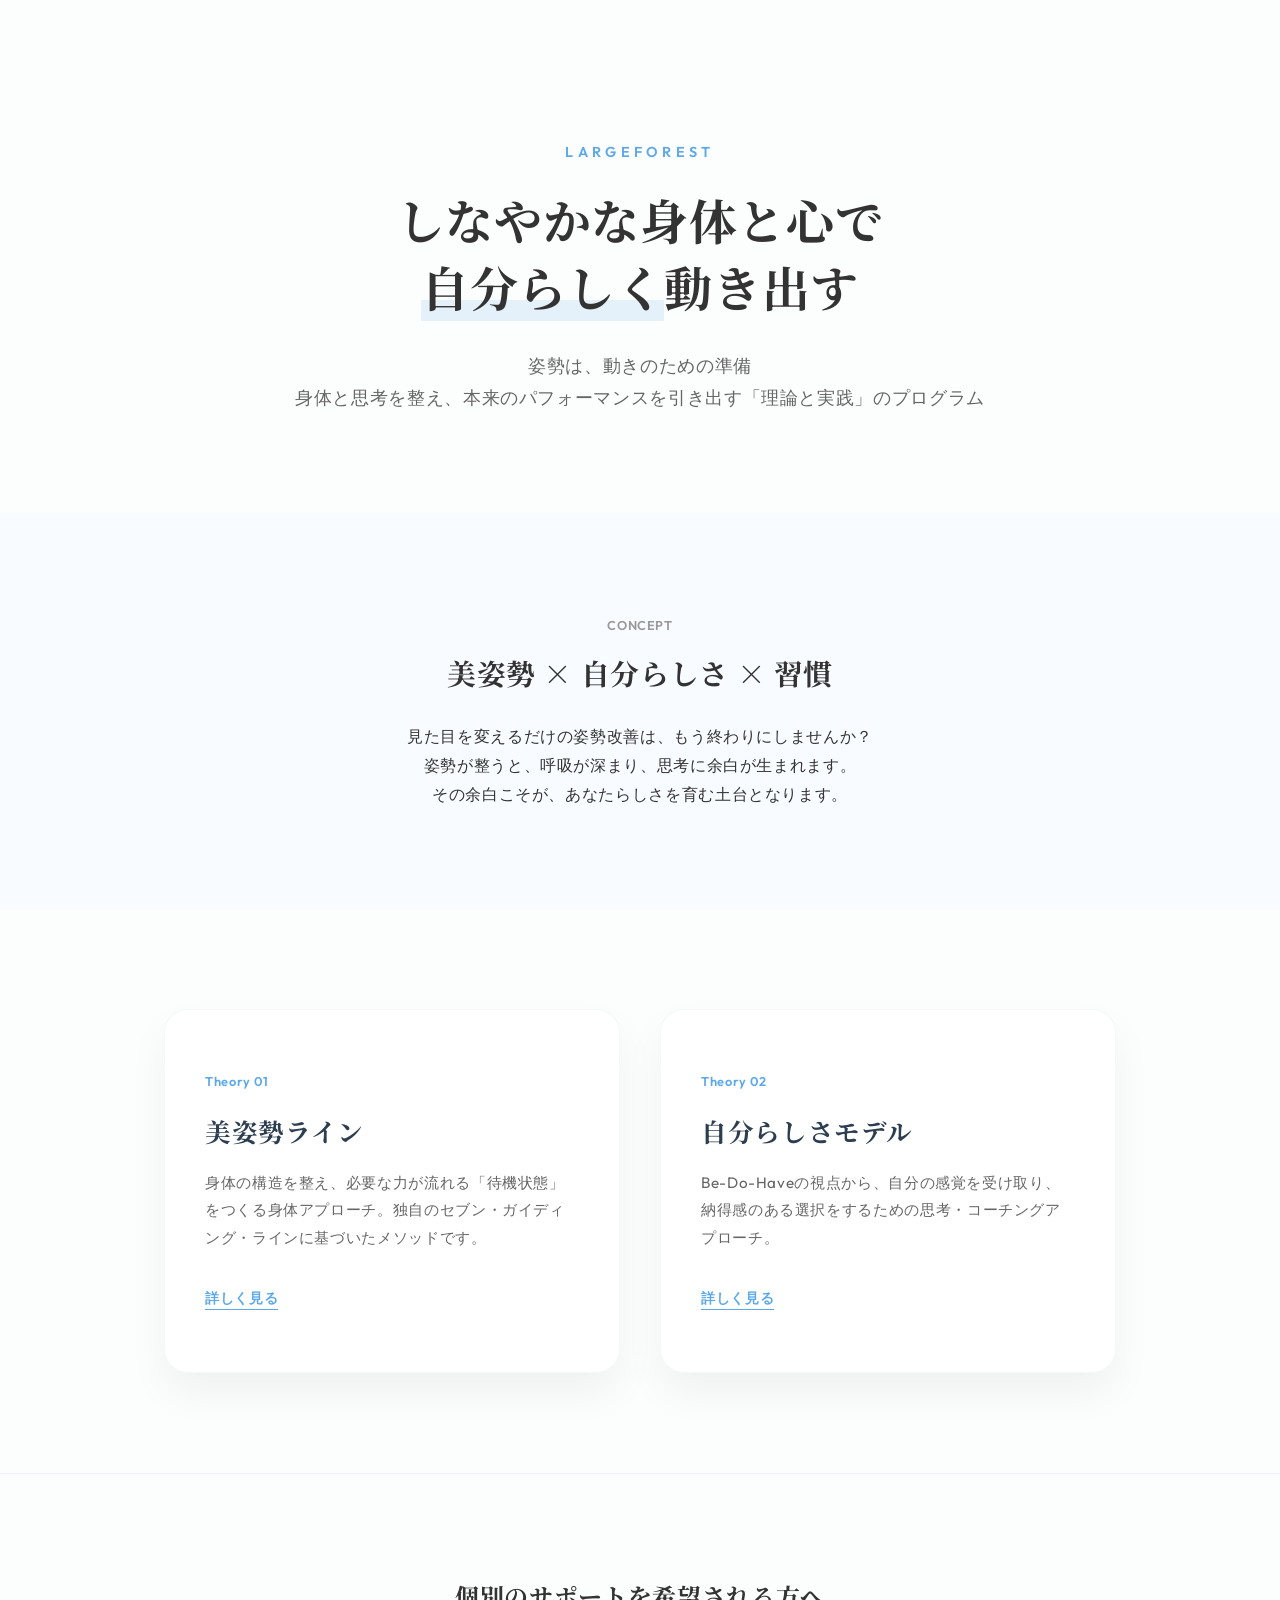
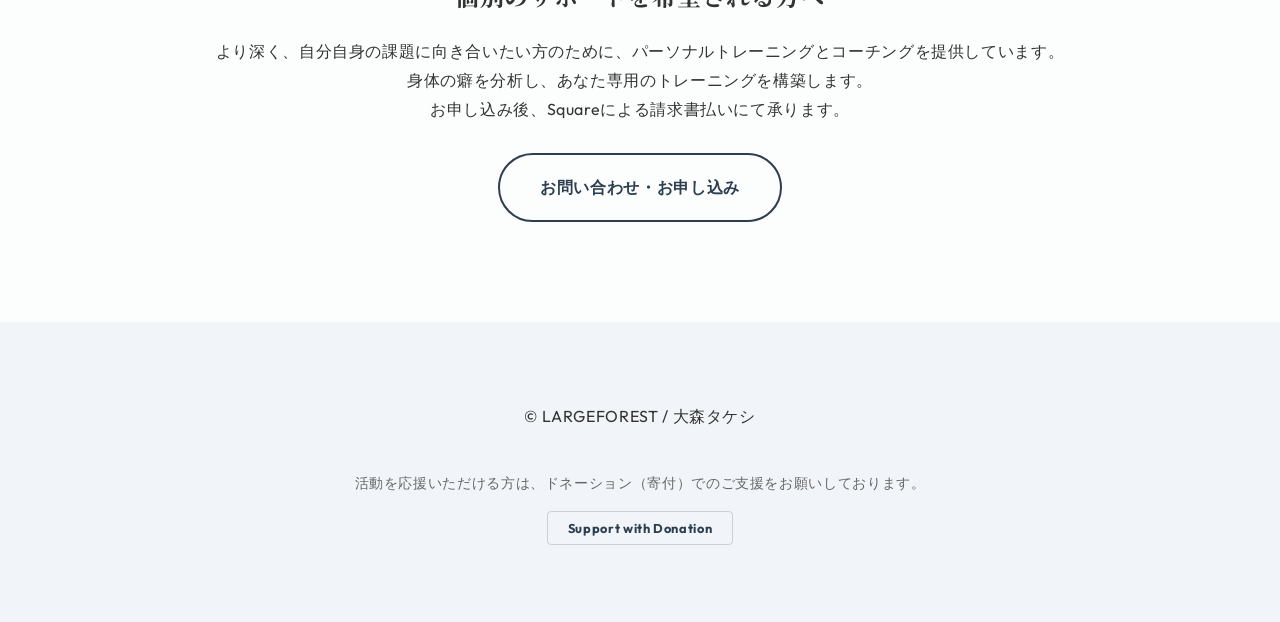
<file: index.html>
<!doctype html>
<html lang="ja">
<head>
  <meta charset="utf-8">
  <meta name="viewport" content="width=device-width, initial-scale=1">
  <title>美姿勢と自分らしさと習慣をつくる ｜ ラージフォレスト / 大森タケシ</title>
  <meta name="description" content="美姿勢と自分らしさと習慣をつくり、本来の個性を輝かせる">
  <link rel="stylesheet" href="style.css">
  <link rel="preconnect" href="https://fonts.googleapis.com">
  <link rel="preconnect" href="https://fonts.gstatic.com" crossorigin>
  <link href="https://fonts.googleapis.com/css2?family=Noto+Serif+JP:wght@400;700&family=Outfit:wght@300;600&display=swap" rel="stylesheet">
</head>
<body>

<header class="hero">
  <div class="container">
    <p class="eyebrow">LARGEFOREST</p>
    <h1>しなやかな身体と心で<br><span class="highlight">自分らしく</span>動き出す</h1>
    <p class="lead">
      姿勢は、動きのための準備<br>
      身体と思考を整え、本来のパフォーマンスを引き出す「理論と実践」のプログラム
    </p>
  </div>
</header>

<main>
  <!-- コンセプトセクション -->
  <section class="concept">
    <div class="container">
      <div class="concept-content">
        <span class="sub-title">Concept</span>
        <h2>美姿勢 × 自分らしさ × 習慣</h2>
        <p>見た目を変えるだけの姿勢改善は、もう終わりにしませんか？<br>
        姿勢が整うと、呼吸が深まり、思考に余白が生まれます。<br>
        その余白こそが、あなたらしさを育む土台となります。</p>
      </div>
    </div>
  </section>

  <!-- 二つの柱 -->
  <section class="pillars container">
    <div class="grid">
      <a class="card" href="guiding-lines/">
        <p class="label">Theory 01</p>
        <h2>美姿勢ライン</h2>
        <p class="card-desc">身体の構造を整え、必要な力が流れる「待機状態」をつくる身体アプローチ。独自のセブン・ガイディング・ラインに基づいたメソッドです。</p>
        <span class="more">詳しく見る</span>
      </a>

      <a class="card" href="be-do-have-identity/">
        <p class="label">Theory 02</p>
        <h2>自分らしさモデル</h2>
        <p class="card-desc">Be-Do-Haveの視点から、自分の感覚を受け取り、納得感のある選択をするための思考・コーチングアプローチ。</p>
        <span class="more">詳しく見る</span>
      </a>
    </div>
  </section>

  <!-- パーソナル案内（ここから個別セッションへの導線） -->
  <section class="personal-session">
    <div class="container">
      <h2>個別のサポートを希望される方へ</h2>
      <p>より深く、自分自身の課題に向き合いたい方のために、パーソナルトレーニングとコーチングを提供しています。</p>
      <div class="session-types">
        <div class="session-item">
          <p>身体の癖を分析し、あなた専用のトレーニングを構築します。<br>
          お申し込み後、Squareによる請求書払いにて承ります。</p>
          <a href="mailto:（あなたのアドレス）" class="cta-outline">お問い合わせ・お申し込み</a>
        </div>
      </div>
    </div>
  </section>
</main>

<footer>
  <div class="container">
    <p>© LARGEFOREST / 大森タケシ</p>
    <div class="donation-area">
       <p class="donation-text">活動を応援いただける方は、ドネーション（寄付）でのご支援をお願いしております。</p>
       <!-- ここにSquareのリンクボタンなどを配置 -->
       <a href="（Squareのリンク）" class="donation-link">Support with Donation</a>
    </div>
  </div>
</footer>

</body>
</html>
</file>
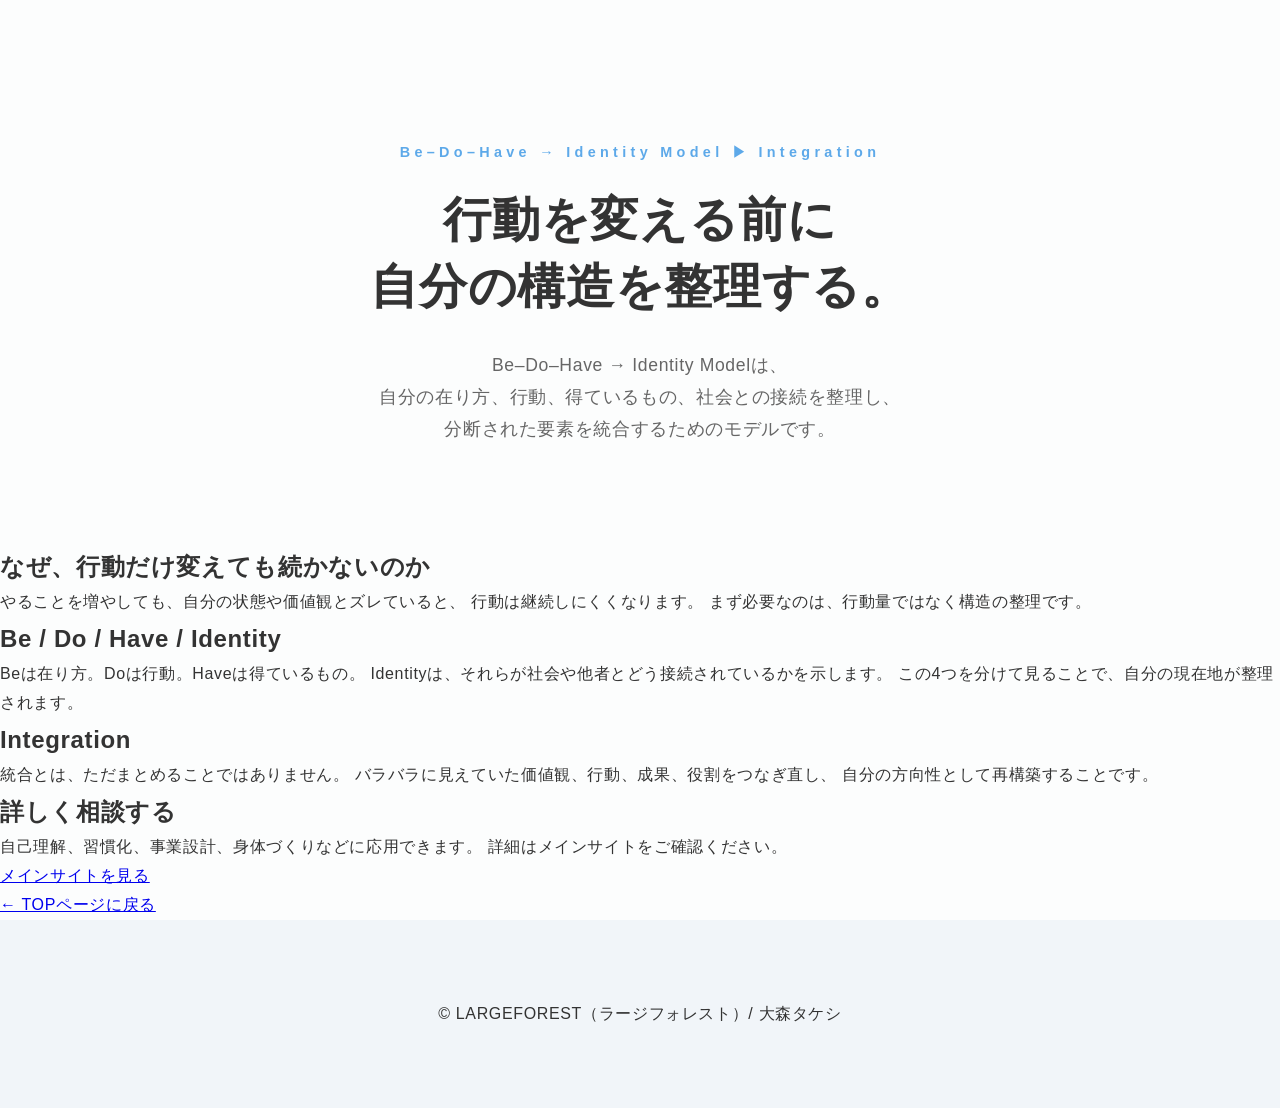
<file: be-do-have-identity/index.html>
<!doctype html>
<html lang="ja">
<head>
  <meta charset="utf-8">
  <meta name="viewport" content="width=device-width, initial-scale=1">
  <title>Be–Do–Have → Identity Model</title>
  <meta name="description" content="Be–Do–Have → Identity Modelは、在り方・行動・成果・社会的接続を統合するための自己理解モデルです。">
  <link rel="stylesheet" href="../style.css">
</head>
<body>

<header class="hero">
  <p class="eyebrow">Be–Do–Have → Identity Model ▶︎ Integration</p>
  <h1>行動を変える前に<br>自分の構造を整理する。</h1>
  <p class="lead">
    Be–Do–Have → Identity Modelは、<br>
    自分の在り方、行動、得ているもの、社会との接続を整理し、<br>
    分断された要素を統合するためのモデルです。
  </p>
</header>

<main class="stack">  <!-- stackというクラスを付ける（任意） -->

  <section class="section">
    <h2>なぜ、行動だけ変えても続かないのか</h2>
    <p>
      やることを増やしても、自分の状態や価値観とズレていると、
      行動は継続しにくくなります。
      まず必要なのは、行動量ではなく構造の整理です。
    </p>
  </section>

  <section class="section">
    <h2>Be / Do / Have / Identity</h2>
    <p>
      Beは在り方。Doは行動。Haveは得ているもの。
      Identityは、それらが社会や他者とどう接続されているかを示します。
      この4つを分けて見ることで、自分の現在地が整理されます。
    </p>
  </section>

  <section class="section">
    <h2>Integration</h2>
    <p>
      統合とは、ただまとめることではありません。
      バラバラに見えていた価値観、行動、成果、役割をつなぎ直し、
      自分の方向性として再構築することです。
    </p>
  </section>

  <section class="section">
    <h2>詳しく相談する</h2>
    <p>
      自己理解、習慣化、事業設計、身体づくりなどに応用できます。
      詳細はメインサイトをご確認ください。
    </p>
    <a class="cta" href="https://largeforest.com">メインサイトを見る</a>
  </section>

  <a class="back" href="../">← TOPページに戻る</a>

</main>

<footer>
  <p>© LARGEFOREST（ラージフォレスト）/ 大森タケシ</p>
</footer>

</body>
</html>
</file>
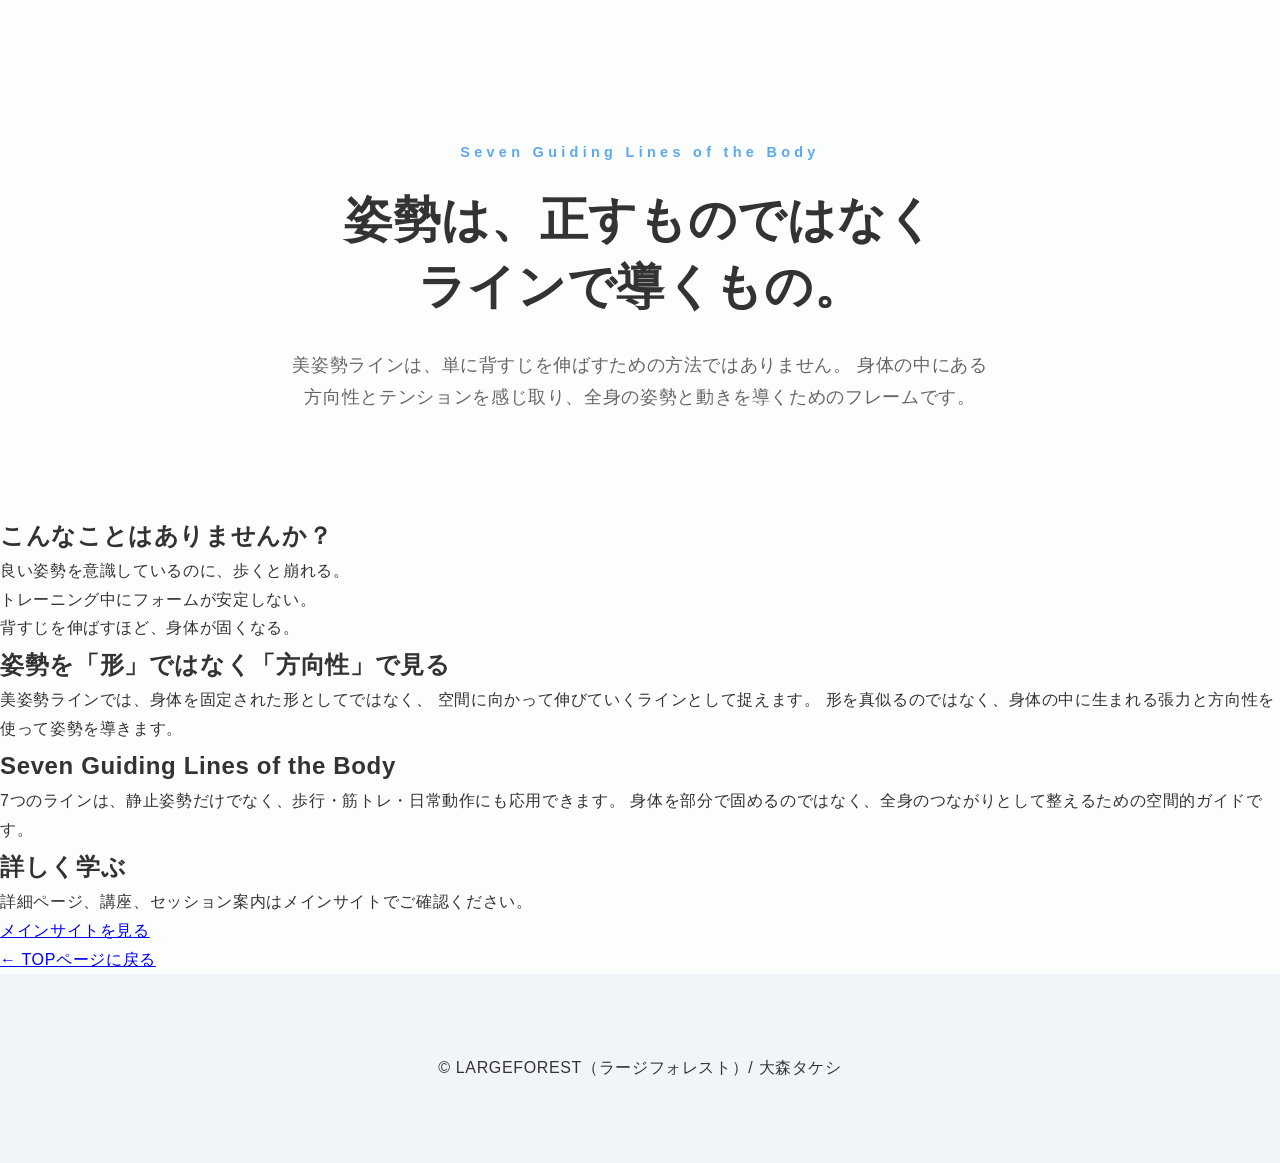
<file: guiding-lines/index.html>
<!doctype html>
<html lang="ja">
<head>
  <meta charset="utf-8">
  <meta name="viewport" content="width=device-width, initial-scale=1">
  <title>美姿勢ライン｜Seven Guiding Lines of the Body</title>
  <meta name="description" content="美姿勢ラインは、姿勢を形ではなくラインで導くための身体フレームです。">
  <link rel="stylesheet" href="../style.css">
</head>
<body>

<header class="hero">
  <p class="eyebrow">Seven Guiding Lines of the Body</p>
  <h1>姿勢は、正すものではなく<br>ラインで導くもの。</h1>
  <p class="lead">
    美姿勢ラインは、単に背すじを伸ばすための方法ではありません。
    身体の中にある方向性とテンションを感じ取り、全身の姿勢と動きを導くためのフレームです。
  </p>
</header>

<main class="stack">  <!-- stackというクラスを付ける（任意） -->

  <section class="section">
    <h2>こんなことはありませんか？</h2>
    <p>
      良い姿勢を意識しているのに、歩くと崩れる。<br>
      トレーニング中にフォームが安定しない。<br>
      背すじを伸ばすほど、身体が固くなる。
    </p>
  </section>

  <section class="section">
    <h2>姿勢を「形」ではなく「方向性」で見る</h2>
    <p>
      美姿勢ラインでは、身体を固定された形としてではなく、
      空間に向かって伸びていくラインとして捉えます。
      形を真似るのではなく、身体の中に生まれる張力と方向性を使って姿勢を導きます。
    </p>
  </section>

  <section class="section">
    <h2>Seven Guiding Lines of the Body</h2>
    <p>
      7つのラインは、静止姿勢だけでなく、歩行・筋トレ・日常動作にも応用できます。
      身体を部分で固めるのではなく、全身のつながりとして整えるための空間的ガイドです。
    </p>
  </section>

  <section class="section">
    <h2>詳しく学ぶ</h2>
    <p>
      詳細ページ、講座、セッション案内はメインサイトでご確認ください。
    </p>
    <a class="cta" href="https://largeforest.com">メインサイトを見る</a>
  </section>

  <a class="back" href="../">← TOPページに戻る</a>

</main>

<footer>
  <p>© LARGEFOREST（ラージフォレスト）/ 大森タケシ</p>
</footer>

</body>
</html>
</file>
<file: style.css>
/* --- 前半の共通設定はそのまま --- */
:root {
  --primary: #2c3e50;
  --accent: #5da9e9;
  --bg-soft: #fcfdfd;
  --text-main: #333333;
  --text-muted: #666666;
  --white: #ffffff;
  --shadow-soft: 0 20px 40px rgba(0,0,0,0.05);
}

* { box-sizing: border-box; margin: 0; padding: 0; }

body {
  font-family: "Outfit", "Noto Sans JP", sans-serif;
  color: var(--text-main);
  background-color: var(--bg-soft);
  line-height: 1.8;
  letter-spacing: 0.04em;
}

.container {
  max-width: 1000px;
  margin: 0 auto;
  padding: 0 24px;
}

/* Hero Section */
.hero {
  padding: 140px 0 100px; /* 少し高さを出してゆとりを */
  text-align: center;
}

.eyebrow {
  font-weight: 600;
  letter-spacing: 0.3em;
  color: var(--accent);
  margin-bottom: 20px;
  font-size: 0.9rem;
}

h1 {
  font-family: "Noto Serif JP", serif;
  font-size: clamp(2rem, 5vw, 3rem);
  line-height: 1.4;
  margin-bottom: 30px;
  font-weight: 700;
}

.highlight {
  background: linear-gradient(transparent 70%, rgba(93, 169, 233, 0.15) 70%);
}

.lead {
  font-size: 1.1rem;
  color: var(--text-muted);
  max-width: 700px;
  margin: 0 auto;
}

/* Concept Section */
.concept {
  padding: 100px 0;
  background-color: #f8fbff;
  text-align: center;
}

.sub-title {
  display: block;
  font-size: 0.8rem;
  font-weight: 600;
  color: #999;
  text-transform: uppercase;
  margin-bottom: 10px;
}

.concept h2 {
  font-family: "Noto Serif JP", serif;
  margin-bottom: 24px;
  font-size: 1.8rem;
}

/* Grid Cards */
.grid {
  display: grid;
  grid-template-columns: repeat(auto-fit, minmax(320px, 1fr));
  gap: 40px;
  padding: 100px 0;
}

.card {
  background: var(--white);
  padding: 60px 40px;
  border-radius: 24px;
  text-decoration: none;
  color: inherit;
  box-shadow: var(--shadow-soft);
  transition: all 0.4s cubic-bezier(0.165, 0.84, 0.44, 1);
  border: 1px solid rgba(0,0,0,0.03);
}

.card:hover {
  transform: translateY(-8px);
  box-shadow: 0 30px 60px rgba(0,0,0,0.08);
  border-color: var(--accent);
}

.card .label {
  font-size: 0.8rem;
  color: var(--accent);
  font-weight: 600;
  margin-bottom: 15px;
}

.card h2 {
  font-family: "Noto Serif JP", serif;
  font-size: 1.6rem;
  margin-bottom: 15px;
  color: var(--primary);
}

.card-desc {
  font-size: 0.95rem;
  color: var(--text-muted);
  margin-bottom: 32px;
}

.more {
  font-size: 0.85rem;
  font-weight: 600;
  color: var(--accent);
  border-bottom: 1px solid var(--accent);
  padding-bottom: 2px;
}

/* Personal Session Section */
.personal-session {
  padding: 100px 0;
  text-align: center;
  border-top: 1px solid #edf2f7;
}

.personal-session h2 {
  font-family: "Noto Serif JP", serif;
  margin-bottom: 20px;
}

.cta-outline {
  display: inline-block;
  margin-top: 30px;
  padding: 18px 40px;
  border: 2px solid var(--primary);
  color: var(--primary);
  text-decoration: none;
  border-radius: 100px;
  font-weight: 700;
  transition: all 0.3s;
}

.cta-outline:hover {
  background-color: var(--primary);
  color: var(--white);
}

/* Footer & Donation */
footer {
  padding: 80px 0;
  background: #f1f5f9;
  text-align: center;
}

.donation-area {
  margin-top: 40px;
}

.donation-text {
  font-size: 0.9rem;
  color: var(--text-muted);
  margin-bottom: 16px;
}

.donation-link {
  font-size: 0.8rem;
  font-weight: 700;
  color: var(--primary);
  text-decoration: none;
  border: 1px solid rgba(44, 62, 80, 0.2);
  padding: 8px 20px;
  border-radius: 4px;
  transition: all 0.3s;
}

.donation-link:hover {
  background: var(--primary);
  color: var(--white);
}

@media (max-width: 768px) {
  .hero { padding: 80px 0 60px; }
  .grid { padding: 40px 0; }
}
</file>
